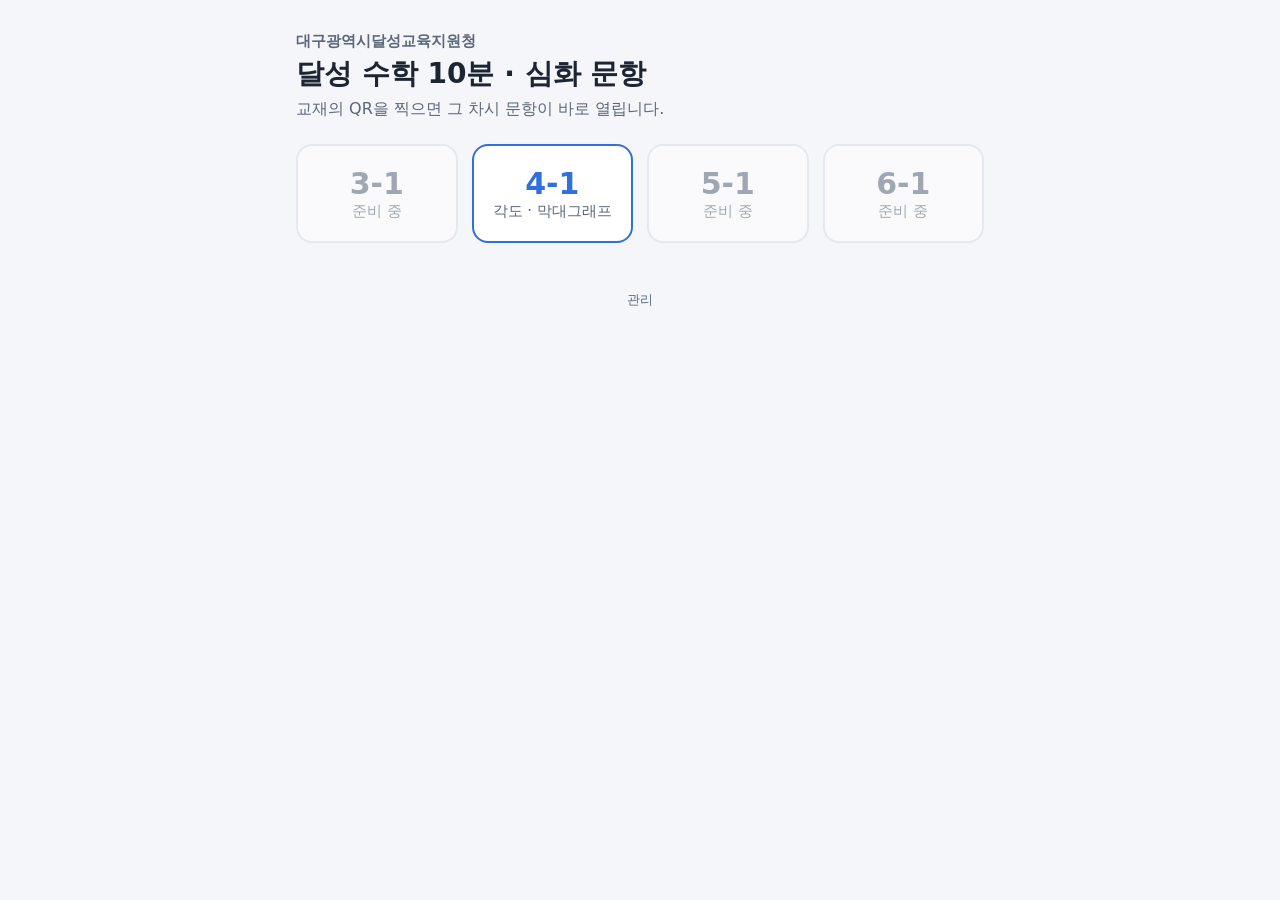
<file: index.html>
<!doctype html>
<html lang="ko">
<head>
<meta charset="utf-8">
<meta name="viewport" content="width=device-width, initial-scale=1">
<title>달성 수학 10분</title>
<style>
  :root { color-scheme: light; --bg: #f4f6f9; --card: #fff; --ink: #1d2433; --muted: #5d6779; --line: #d9dee7; --accent: #2f6fde; }
  * { box-sizing: border-box; }
  body {
    margin: 0; background: var(--bg); color: var(--ink); word-break: keep-all;
    font-family: "Pretendard", "Apple SD Gothic Neo", "Malgun Gothic", "Noto Sans KR", system-ui, sans-serif;
  }
  main { max-width: 720px; margin: 0 auto; padding: 32px 16px 64px; }
  .eyebrow { font-size: 15px; color: var(--muted); font-weight: 600; }
  h1 { font-size: 28px; margin: 4px 0 6px; }
  p.lead { color: var(--muted); margin: 0 0 24px; }
  .grid { display: grid; gap: 14px; grid-template-columns: repeat(auto-fill, minmax(150px, 1fr)); }
  a.grade, div.grade {
    display: block; text-decoration: none; color: var(--ink); background: var(--card);
    border: 2px solid var(--line); border-radius: 16px; padding: 20px 16px; text-align: center;
  }
  a.grade { border-color: var(--accent); }
  .grade b { display: block; font-size: 30px; color: var(--accent); }
  .grade span { font-size: 15px; color: var(--muted); }
  div.grade { opacity: .55; }
  div.grade b { color: var(--muted); }
  footer { margin-top: 48px; text-align: center; font-size: 13px; }
  footer a { color: var(--muted); text-decoration: none; }
</style>
</head>
<body>
<main>
  <div class="eyebrow">대구광역시달성교육지원청</div>
  <h1>달성 수학 10분 · 심화 문항</h1>
  <p class="lead">교재의 QR을 찍으면 그 차시 문항이 바로 열립니다.</p>
  <div class="grid">
    <div class="grade"><b>3-1</b><span>준비 중</span></div>
    <a class="grade" href="4-1/"><b>4-1</b><span>각도 · 막대그래프</span></a>
    <div class="grade"><b>5-1</b><span>준비 중</span></div>
    <div class="grade"><b>6-1</b><span>준비 중</span></div>
  </div>
  <footer><a href="admin/">관리</a></footer>
</main>
</body>
</html>
</file>
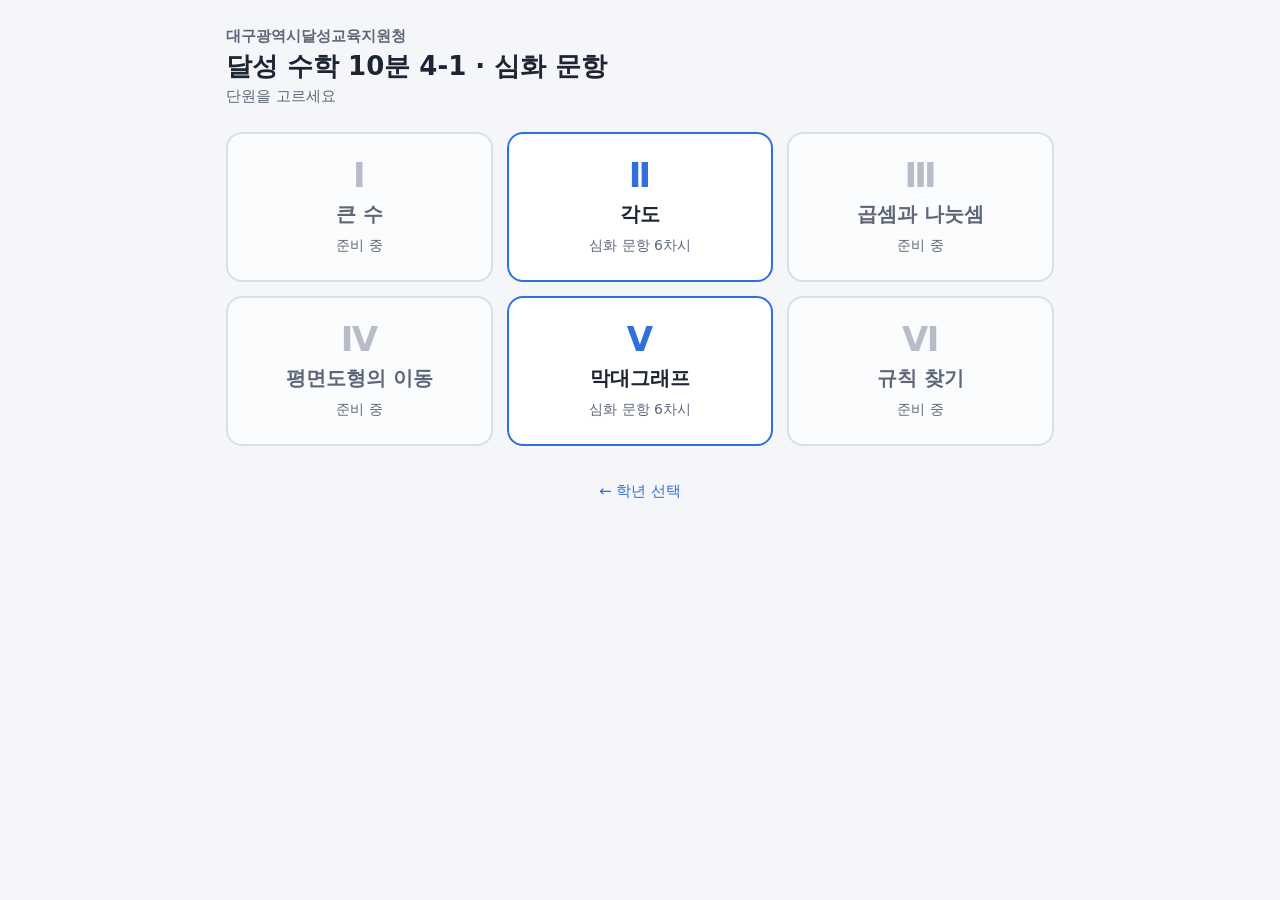
<file: 4-1/index.html>
<!doctype html>
<html lang="ko">
<head>
<meta charset="utf-8">
<meta name="viewport" content="width=device-width, initial-scale=1">
<title>달성 수학 10분 4-1 심화</title>
<link rel="stylesheet" href="../assets/quiz.css">
</head>
<body>
<main id="app"></main>
<div id="zoom" role="dialog" aria-label="그림 크게 보기"><span class="close" aria-hidden="true">×</span><img alt=""></div>
<script src="data.js"></script>
<script src="../assets/ink.js"></script>
<script src="../assets/measure.js"></script>
<script src="../assets/quiz.js"></script>
</body>
</html>
</file>
<file: assets/quiz.css>
/* 달성 수학 10분 — 공통 스타일 (모든 학년이 같이 씀) */
:root {
  color-scheme: light;
  --bg: #f4f6f9;
  --card: #ffffff;
  --ink: #1d2433;
  --muted: #5d6779;
  --line: #d9dee7;
  --accent: #2f6fde;
  --accent-soft: #e6eefc;
  --ok: #17924a;
  --ok-soft: #e5f6ec;
  --bad: #d6402f;
  --bad-soft: #fdecea;
}
* { box-sizing: border-box; }
html { -webkit-text-size-adjust: 100%; }
body {
  margin: 0; background: var(--bg); color: var(--ink);
  font-family: "Pretendard", "Apple SD Gothic Neo", "Malgun Gothic", "Noto Sans KR", system-ui, sans-serif;
  font-size: 19px; line-height: 1.6; word-break: keep-all;
}
main { max-width: 860px; margin: 0 auto; padding: 16px 16px 64px; }
header.top { padding: 8px 0 16px; }
.eyebrow { font-size: 15px; color: var(--muted); font-weight: 600; }
h1 { font-size: 26px; margin: 2px 0 0; line-height: 1.3; }
h1 .no { color: var(--accent); margin-right: 8px; }
.pages { font-size: 15px; color: var(--muted); }
.card {
  background: var(--card); border: 2px solid var(--line); border-radius: 16px;
  padding: 18px; margin-bottom: 18px;
}
.shared { background: #fffdf3; border-color: #ecdfaa; }
.qhead { display: flex; align-items: flex-start; gap: 12px; }
.qno {
  flex: none; width: 36px; height: 36px; border-radius: 50%;
  background: var(--accent); color: #fff; font-weight: 700;
  display: grid; place-items: center; font-size: 19px; margin-top: 1px;
}
.qtext { white-space: pre-line; flex: 1; min-width: 0; }
figure { margin: 14px 0 4px; text-align: center; }
figure img {
  max-width: 100%; max-height: 420px; background: #fff; border-radius: 8px;
  cursor: zoom-in; border: 1px solid var(--line);
}
figure figcaption { font-size: 13px; color: var(--muted); }
table.data { border-collapse: collapse; margin: 12px auto 4px; background: #fff; font-size: 17px; }
table.data caption { font-weight: 700; padding-bottom: 6px; }
table.data th, table.data td { border: 1px solid #9aa3b2; padding: 6px 12px; text-align: center; }
table.data th { background: #eef1f6; font-weight: 600; }
.tablewrap { overflow-x: auto; }

.answers { margin-top: 16px; padding-top: 14px; border-top: 1px dashed var(--line); }
.row { display: flex; flex-wrap: wrap; align-items: center; gap: 8px; margin-bottom: 10px; }
.lbl { font-weight: 600; }
.arrow { color: var(--muted); font-weight: 700; }
input.ans, textarea.ans {
  font: inherit; font-size: 20px; padding: 8px 12px; border: 2px solid #b8c0cd;
  border-radius: 10px; background: #fff; color: var(--ink); min-width: 0;
}
input.ans { width: 130px; }
input.ans.wide { width: 260px; max-width: 100%; }
input.ans.word { width: 120px; }
textarea.ans { width: 100%; min-height: 96px; resize: vertical; }
input.ans:focus, textarea.ans:focus { outline: none; border-color: var(--accent); box-shadow: 0 0 0 3px var(--accent-soft); }
.part.wrong input.ans, .part.wrong textarea.ans, .part.wrong .choices { border-color: var(--bad); background: var(--bad-soft); }
.part.right input.ans, .part.right textarea.ans { border-color: var(--ok); }
.unit { font-weight: 600; }
.choices { display: flex; flex-wrap: wrap; gap: 8px; border: 2px solid transparent; border-radius: 12px; padding: 2px; }
.choices.stack { flex-direction: column; width: 100%; }
.opt {
  font: inherit; font-size: 18px; text-align: left; padding: 8px 14px; border-radius: 10px;
  border: 2px solid #b8c0cd; background: #fff; color: var(--ink); cursor: pointer;
}
.opt[aria-pressed="true"] { border-color: var(--accent); background: var(--accent-soft); font-weight: 700; }
.hint { font-size: 14px; color: var(--muted); width: 100%; }
.actions { display: flex; align-items: center; gap: 14px; margin-top: 6px; flex-wrap: wrap; }
button.check {
  font: inherit; font-weight: 700; font-size: 19px; padding: 10px 26px; border-radius: 12px;
  border: none; background: var(--accent); color: #fff; cursor: pointer;
}
button.check:active { transform: translateY(1px); }
.result { font-size: 20px; font-weight: 700; display: flex; align-items: center; gap: 8px; }
.result .mark { font-size: 40px; line-height: 1; }
.result.ok { color: var(--ok); }
.result.bad { color: var(--bad); }
.card.is-ok { border-color: var(--ok); background: linear-gradient(var(--ok-soft), var(--ok-soft)) top/100% 6px no-repeat, var(--card); }

.score { text-align: center; font-weight: 700; color: var(--muted); margin-top: 8px; }

/* 목록 */
.unitname { font-size: 18px; font-weight: 700; margin: 22px 0 8px; }
.list { display: grid; gap: 10px; grid-template-columns: repeat(auto-fill, minmax(240px, 1fr)); }
.list a {
  display: block; text-decoration: none; color: var(--ink); background: var(--card);
  border: 2px solid var(--line); border-radius: 14px; padding: 12px 14px;
}
.list a b { color: var(--accent); margin-right: 6px; }
.list a span { display: block; font-size: 14px; color: var(--muted); }
.back { font-size: 15px; color: var(--accent); text-decoration: none; }

/* 그림 크게 보기 */
#zoom {
  position: fixed; inset: 0; background: rgba(15, 20, 30, .88); display: none;
  align-items: center; justify-content: center; padding: 16px; z-index: 10; cursor: zoom-out;
}
#zoom.open { display: flex; }
#zoom img { max-width: 100%; max-height: 100%; background: #fff; border-radius: 8px; }
#zoom .close { position: absolute; top: 10px; right: 16px; color: #fff; font-size: 34px; }

@media (max-width: 520px) {
  body { font-size: 17px; }
  h1 { font-size: 22px; }
  .card { padding: 14px; }
  input.ans { width: 110px; }
}

/* 차시 이동 (목차) */
.lessonnav { display: flex; align-items: center; gap: 8px; margin: 0 0 16px; }
.lessonnav.bottom { margin: 8px 0 0; justify-content: center; }
.navbtn {
  flex: none; display: inline-flex; align-items: center; padding: 8px 14px; border-radius: 10px;
  border: 2px solid var(--line); background: var(--card); color: var(--accent); text-decoration: none;
  font-size: 16px; font-weight: 600; white-space: nowrap;
}
.navbtn.off { color: #b6bdc9; }
.tocsel {
  flex: 1; min-width: 0; font: inherit; font-size: 16px; padding: 8px 10px; border-radius: 10px;
  border: 2px solid var(--accent); background: var(--card); color: var(--ink);
}
.unitname .soon { font-size: 13px; font-weight: 600; color: var(--muted); background: #e9ecf1; border-radius: 6px; padding: 2px 8px; margin-left: 8px; vertical-align: middle; }
.card.pending { text-align: center; padding: 32px 18px; }
.card.pending .big { font-size: 44px; }
.card.pending p { margin: 6px 0; font-size: 20px; font-weight: 600; }
.card.pending p.sub { font-size: 16px; font-weight: 400; color: var(--muted); }
@media (max-width: 520px) {
  .lessonnav.top { flex-wrap: wrap; }
  .lessonnav.top .tocsel { order: -1; flex-basis: 100%; }
  .lessonnav.top .navbtn { flex: 1; justify-content: center; }
  .navbtn { padding: 8px 10px; font-size: 15px; }
}

/* 단원 목록: 네모 칸 3×2 */
.unitgrid { display: grid; grid-template-columns: repeat(3, 1fr); gap: 14px; margin-top: 8px; }
.unitbox {
  display: flex; flex-direction: column; align-items: center; justify-content: center; gap: 4px; text-align: center;
  min-height: 150px; padding: 18px 10px; text-decoration: none; color: var(--ink);
  background: var(--card); border: 2px solid var(--accent); border-radius: 16px;
}
.unitbox .roman { font-size: 34px; font-weight: 700; color: var(--accent); line-height: 1.1; }
.unitbox .uname { font-size: 20px; font-weight: 700; }
.unitbox .ucount { font-size: 14px; color: var(--muted); }
.unitbox.empty { border-color: var(--line); background: #fbfcfd; }
.unitbox.empty .roman { color: #b6bdc9; }
.unitbox.empty .uname { color: var(--muted); }
.list .soonitem { display: block; background: #f6f7f9; border: 2px dashed var(--line); border-radius: 14px; padding: 12px 14px; color: var(--muted); }
.list .soonitem b { color: #9aa3b2; margin-right: 6px; }
@media (max-width: 520px) {
  .unitgrid { gap: 8px; }
  .unitbox { min-height: 112px; padding: 12px 6px; }
  .unitbox .roman { font-size: 26px; }
  .unitbox .uname { font-size: 16px; }
  .unitbox .ucount { font-size: 12px; }
}

/* ✍️ 손글씨 답 버튼 */
.inkbtn {
  flex: none; font-size: 20px; line-height: 1; padding: 7px 9px; border-radius: 10px; cursor: pointer;
  border: 2px solid var(--line); background: var(--card);
}
.inkbtn:hover { border-color: var(--accent); }
.part.essaypart { flex-wrap: wrap; align-items: flex-start; }
.part.essaypart textarea.ans { flex: 1 1 260px; }
input.ans.inkfilled, textarea.ans.inkfilled { animation: inkflash 1.6s ease-out; }
@keyframes inkflash { 0%, 40% { box-shadow: 0 0 0 4px #ffd54a; border-color: #e0a800; } 100% { box-shadow: none; } }

/* ✏️ 필기 (화면 위에 쓰기) */
#scratch { position: absolute; top: 0; left: 0; z-index: 5; pointer-events: none; touch-action: auto; }
body.scratch-drawing #scratch { pointer-events: auto; touch-action: none; cursor: crosshair; }
.scratchfab {
  position: fixed; right: 16px; bottom: 16px; z-index: 6; display: none;
  font: inherit; font-size: 18px; font-weight: 700; padding: 12px 18px; border-radius: 999px; cursor: pointer;
  border: none; background: var(--accent); color: #fff; box-shadow: 0 6px 18px rgba(30, 60, 120, .3);
}
body.scratch-avail .scratchfab { display: block; }
body.scratch-on .scratchfab { display: none; }
.scratchbar {
  position: fixed; left: 50%; bottom: 12px; transform: translateX(-50%); z-index: 7; display: none;
  flex-wrap: wrap; justify-content: center; gap: 6px; max-width: calc(100% - 24px);
  background: var(--card); border: 2px solid var(--line); border-radius: 16px; padding: 8px; box-shadow: 0 6px 18px rgba(30, 60, 120, .2);
}
body.scratch-on .scratchbar { display: flex; }
.scratchbar .tool, #inkpad .tool {
  font: inherit; font-size: 15px; font-weight: 600; padding: 7px 11px; border-radius: 10px; cursor: pointer;
  border: 2px solid var(--line); background: #fff; color: var(--ink); white-space: nowrap;
}
.scratchbar .tool[aria-pressed="true"] { border-color: var(--accent); background: var(--accent-soft); }
.scratchbar .tool.color { padding: 7px 9px; }
.scratchbar .tool.color span { display: block; width: 18px; height: 18px; border-radius: 50%; }
.scratchbar .tool.primary { background: var(--accent); border-color: var(--accent); color: #fff; }
body.scratch-on main { padding-bottom: 120px; }

/* ✍️ 손글씨 입력 창 */
#inkpad { position: fixed; inset: 0; z-index: 20; display: none; align-items: flex-end; justify-content: center; background: rgba(15, 20, 30, .45); }
#inkpad.open { display: flex; }
#inkpad .sheet {
  width: 100%; max-width: 760px; background: var(--card); border-radius: 18px 18px 0 0; padding: 14px 16px 18px;
  box-shadow: 0 -6px 24px rgba(0, 0, 0, .2);
}
#inkpad .padhead { display: flex; align-items: center; gap: 10px; margin-bottom: 10px; }
#inkpad .padlabel { color: var(--muted); font-size: 15px; flex: 1; }
#inkpad .padx { font: inherit; font-size: 20px; border: none; background: none; cursor: pointer; color: var(--muted); padding: 4px 8px; }
#inkpad .padarea {
  position: relative; border: 2px solid var(--accent); border-radius: 14px; overflow: hidden;
  background: #fff linear-gradient(transparent calc(100% - 52px), #e6eefc calc(100% - 52px), #e6eefc calc(100% - 50px), transparent calc(100% - 50px));
}
#inkpad canvas { display: block; touch-action: none; cursor: crosshair; }
#inkpad .padguide { position: absolute; inset: 0; display: grid; place-items: center; color: #c3cad6; font-size: 22px; pointer-events: none; }
#inkpad .padguide[hidden] { display: none; }
#inkpad .padtools { display: flex; align-items: center; gap: 8px; margin-top: 10px; flex-wrap: wrap; }
#inkpad .padstatus { color: var(--muted); font-size: 15px; }
#inkpad .padcands { display: flex; flex-wrap: wrap; gap: 8px; margin-top: 10px; min-height: 44px; }
#inkpad .cand {
  font: inherit; font-size: 20px; padding: 6px 14px; border-radius: 10px; cursor: pointer;
  border: 2px solid var(--line); background: #fff; color: var(--ink);
}
#inkpad .cand[aria-pressed="true"] { border-color: var(--accent); background: var(--accent-soft); font-weight: 700; }
#inkpad .padfoot { display: flex; align-items: center; gap: 12px; margin-top: 12px; flex-wrap: wrap; }
#inkpad .padnote { flex: 1; font-size: 14px; color: var(--muted); }
#inkpad .padok { font: inherit; font-weight: 700; font-size: 18px; padding: 10px 22px; border: none; border-radius: 12px; background: var(--accent); color: #fff; cursor: pointer; }
body.pad-open { overflow: hidden; }
@media print { #scratch, .scratchfab, .scratchbar, #inkpad, .inkbtn, svg.measure { display: none !important; } }

/* 📐 각도기 · 📏 자 */
svg.measure { position: absolute; z-index: 6; pointer-events: none; overflow: visible; user-select: none; -webkit-user-select: none; }
svg.measure .mbody { fill: rgba(214, 232, 255, .72); stroke: #2f6fde; stroke-width: 2; pointer-events: all; cursor: move; touch-action: none; }
svg.measure .mline { fill: none; stroke: #8fb3ee; stroke-width: 1.5; }
svg.measure .tick { stroke: #1d2433; stroke-width: 1; }
svg.measure .num { font: 600 13px "Pretendard", "Malgun Gothic", sans-serif; text-anchor: middle; dominant-baseline: middle; fill: #1d2433; }
svg.measure .num.in { fill: #d6402f; font-size: 12px; }
svg.measure .base { stroke: #1d2433; stroke-width: 1.5; }
svg.measure .center { fill: #1d2433; }
svg.measure .centerx { stroke: #1d2433; stroke-width: 1.5; }
svg.measure .arm { stroke: #d6402f; stroke-width: 2; }
svg.measure .knob { fill: rgba(214, 64, 47, .85); stroke: #fff; stroke-width: 2; pointer-events: all; cursor: grab; touch-action: none; }
svg.measure .rotate { pointer-events: all; cursor: grab; touch-action: none; }
svg.measure .handle { fill: #2f6fde; stroke: #fff; stroke-width: 2; }
svg.measure .handletxt { fill: #fff; font: 700 20px sans-serif; text-anchor: middle; dominant-baseline: middle; pointer-events: none; }
svg.measure .readout rect { fill: #fff; stroke: #d9dee7; stroke-width: 1.5; }
svg.measure .readout text { font: 700 15px "Pretendard", "Malgun Gothic", sans-serif; text-anchor: middle; dominant-baseline: middle; }
svg.measure .readout .out { fill: #1d2433; }
svg.measure .readout .in { fill: #d6402f; }
svg.measure.ruler .mbody { fill: rgba(255, 244, 196, .82); stroke: #c9a227; }
svg.measure .unitcm { font: 600 12px sans-serif; text-anchor: end; fill: #5d6779; }
svg.measure .rlabel { font: 700 15px "Pretendard", "Malgun Gothic", sans-serif; text-anchor: middle; fill: #d6402f; paint-order: stroke; stroke: #fff; stroke-width: 4px; }
.scratchbar .tool.protractor[aria-pressed="true"], .scratchbar .tool.ruler[aria-pressed="true"] { border-color: var(--accent); background: var(--accent-soft); }
svg.measure.snapped .center { fill: #17924a; }
svg.measure.snapped .centerx { stroke: #17924a; stroke-width: 2.5; }
body { position: relative; }
#measurelayer { position: absolute; inset: 0; overflow: hidden; pointer-events: none; z-index: 6; }
@media (max-width: 520px) {
  .scratchbar { gap: 4px; padding: 6px; bottom: 8px; }
  .scratchbar .tool { font-size: 13px; padding: 6px 8px; }
}
</file>
